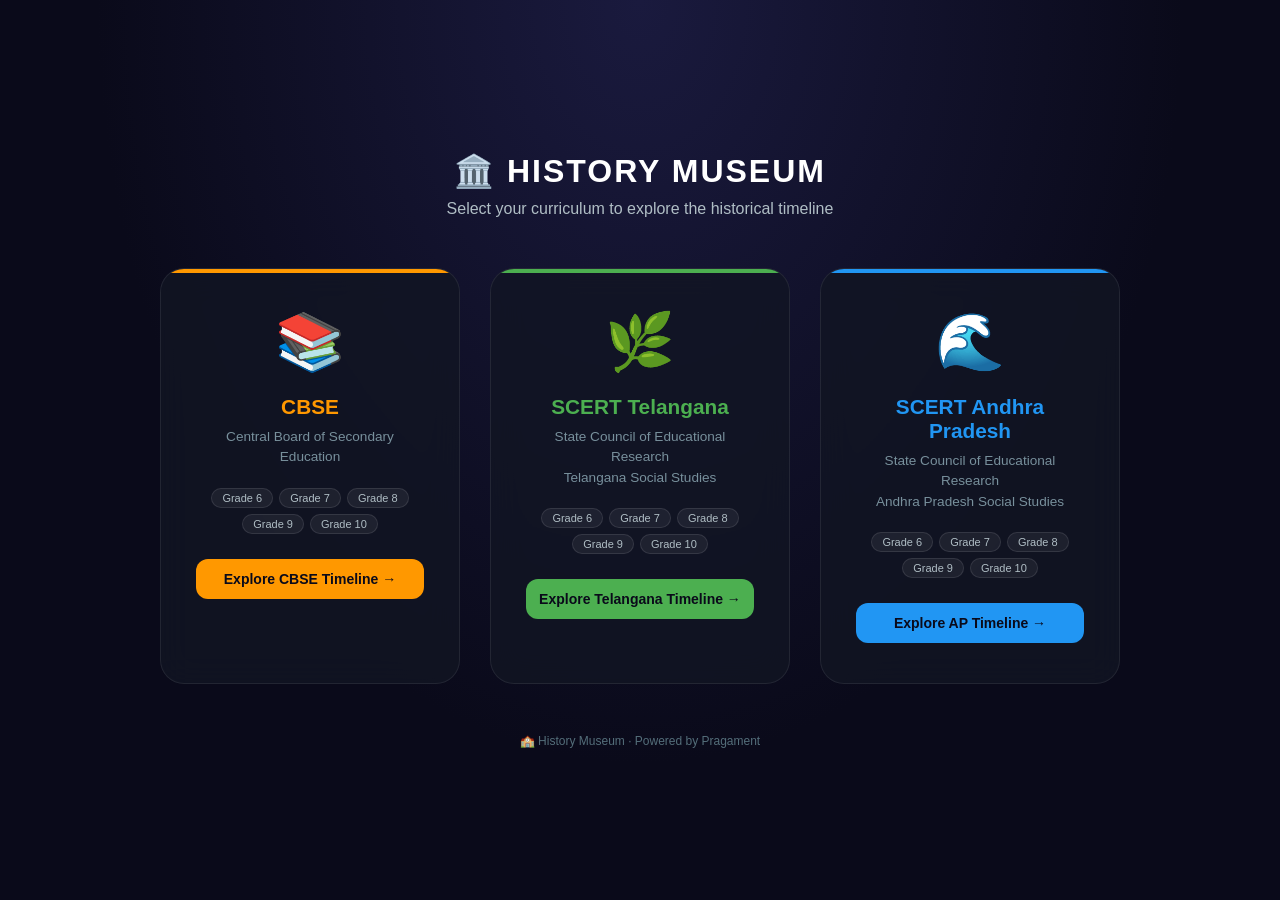
<file: select.html>
<!DOCTYPE html>
<html lang="en">
<head>
    <meta charset="UTF-8">
    <meta name="viewport" content="width=device-width, initial-scale=1.0">
    <title>CBSE History Museum - Select Curriculum</title>
    <style>
        * { margin: 0; padding: 0; box-sizing: border-box; }

        body {
            font-family: 'Segoe UI', 'Poppins', Arial, sans-serif;
            background: radial-gradient(ellipse at top, #1a1a3e 0%, #0a0a1a 60%);
            min-height: 100vh;
            display: flex;
            flex-direction: column;
            align-items: center;
            justify-content: center;
            color: white;
            padding: 20px;
        }

        .header {
            text-align: center;
            margin-bottom: 50px;
        }

        .header .logo {
            font-size: 2rem;
            font-weight: 800;
            letter-spacing: 2px;
            margin-bottom: 10px;
        }

        .header .logo span { color: #ff9800; }

        .header p {
            color: #b0bec5;
            font-size: 1rem;
        }

        .cards-container {
            display: flex;
            gap: 30px;
            flex-wrap: wrap;
            justify-content: center;
            max-width: 1100px;
        }

        .curriculum-card {
            background: rgba(18, 22, 35, 0.8);
            border: 1px solid rgba(255, 255, 255, 0.08);
            border-radius: 24px;
            padding: 40px 35px;
            width: 300px;
            cursor: pointer;
            transition: all 0.3s ease;
            text-align: center;
            backdrop-filter: blur(16px);
            position: relative;
            overflow: hidden;
        }

        .curriculum-card::before {
            content: '';
            position: absolute;
            top: 0; left: 0; right: 0;
            height: 4px;
            background: var(--card-color);
            border-radius: 24px 24px 0 0;
        }

        .curriculum-card:hover {
            transform: translateY(-8px);
            border-color: var(--card-color);
            box-shadow: 0 20px 50px rgba(0,0,0,0.5), 0 0 30px var(--card-glow);
        }

        .card-icon {
            font-size: 3.5rem;
            margin-bottom: 20px;
            display: block;
        }

        .card-title {
            font-size: 1.3rem;
            font-weight: 700;
            margin-bottom: 8px;
            color: var(--card-color);
        }

        .card-subtitle {
            font-size: 0.85rem;
            color: #78909c;
            margin-bottom: 20px;
            line-height: 1.5;
        }

        .card-grades {
            display: flex;
            gap: 6px;
            justify-content: center;
            flex-wrap: wrap;
            margin-bottom: 25px;
        }

        .grade-tag {
            background: rgba(255,255,255,0.06);
            border: 1px solid rgba(255,255,255,0.1);
            padding: 3px 10px;
            border-radius: 20px;
            font-size: 11px;
            color: #b0bec5;
        }

        .select-btn {
            width: 100%;
            padding: 12px;
            border-radius: 12px;
            border: none;
            background: var(--card-color);
            color: #0a0a1a;
            font-weight: 700;
            font-size: 14px;
            cursor: pointer;
            transition: all 0.2s ease;
        }

        .select-btn:hover {
            opacity: 0.9;
            transform: translateY(-1px);
        }

        .footer {
            margin-top: 50px;
            color: #546e7a;
            font-size: 12px;
            text-align: center;
        }

        /* Card specific colors */
        .card-cbse { --card-color: #ff9800; --card-glow: rgba(255, 152, 0, 0.2); }
        .card-telangana { --card-color: #4caf50; --card-glow: rgba(76, 175, 80, 0.2); }
        .card-ap { --card-color: #2196f3; --card-glow: rgba(33, 150, 243, 0.2); }
    </style>
</head>
<body>

    <div class="header">
        <div class="logo">🏛️ HISTORY MUSEUM</div>
        <p>Select your curriculum to explore the historical timeline</p>
    </div>

    <div class="cards-container">

        <!-- CBSE -->
        <div class="curriculum-card card-cbse" onclick="selectCurriculum('cbse')">
            <span class="card-icon">📚</span>
            <div class="card-title">CBSE</div>
            <div class="card-subtitle">Central Board of Secondary Education</div>
            <div class="card-grades">
                <span class="grade-tag">Grade 6</span>
                <span class="grade-tag">Grade 7</span>
                <span class="grade-tag">Grade 8</span>
                <span class="grade-tag">Grade 9</span>
                <span class="grade-tag">Grade 10</span>
            </div>
            <button class="select-btn">Explore CBSE Timeline →</button>
        </div>

        <!-- SCERT Telangana -->
        <div class="curriculum-card card-telangana" onclick="selectCurriculum('telangana')">
            <span class="card-icon">🌿</span>
            <div class="card-title">SCERT Telangana</div>
            <div class="card-subtitle">State Council of Educational Research<br>Telangana Social Studies</div>
            <div class="card-grades">
                <span class="grade-tag">Grade 6</span>
                <span class="grade-tag">Grade 7</span>
                <span class="grade-tag">Grade 8</span>
                <span class="grade-tag">Grade 9</span>
                <span class="grade-tag">Grade 10</span>
            </div>
            <button class="select-btn">Explore Telangana Timeline →</button>
        </div>

        <!-- SCERT Andhra Pradesh -->
        <div class="curriculum-card card-ap" onclick="selectCurriculum('ap')">
            <span class="card-icon">🌊</span>
            <div class="card-title">SCERT Andhra Pradesh</div>
            <div class="card-subtitle">State Council of Educational Research<br>Andhra Pradesh Social Studies</div>
            <div class="card-grades">
                <span class="grade-tag">Grade 6</span>
                <span class="grade-tag">Grade 7</span>
                <span class="grade-tag">Grade 8</span>
                <span class="grade-tag">Grade 9</span>
                <span class="grade-tag">Grade 10</span>
            </div>
            <button class="select-btn">Explore AP Timeline →</button>
        </div>

    </div>

    <div class="footer">
        🏫 History Museum · Powered by Pragament
    </div>

    <script>
        const CURRICULUM_CONFIG = {
            cbse: {
                label: "CBSE",
                url: "https://staticapis.pragament.com/lms/cbse/topic-timeline.json",
                subtopicsKey: "subtopics"
            },
            telangana: {
                label: "SCERT Telangana",
                url: "https://staticapis.pragament.com/lms/scert_telangana/topic-timeline.json",
                subtopicsKey: "topics"
            },
            ap: {
                label: "SCERT Andhra Pradesh",
                url: "https://staticapis.pragament.com/lms/scert_ap/topic-timeline.json",
                subtopicsKey: "topics"
            }
        };

        function selectCurriculum(key) {
            const config = CURRICULUM_CONFIG[key];
            localStorage.setItem("selectedCurriculum", key);
            localStorage.setItem("curriculumUrl", config.url);
            localStorage.setItem("curriculumLabel", config.label);
            localStorage.setItem("curriculumSubtopicsKey", config.subtopicsKey);
            // Clear cache so fresh data is fetched for the new curriculum
            sessionStorage.removeItem("pragamentCache");
            window.location.href = "index.html";
        }

        // If already selected, show which one is active
        const current = localStorage.getItem("selectedCurriculum");
        if (current) {
            const btn = document.querySelector(`.card-${current} .select-btn`);
            if (btn) btn.textContent = "✓ Currently Selected";
        }
    </script>

</body>
</html>
</file>
